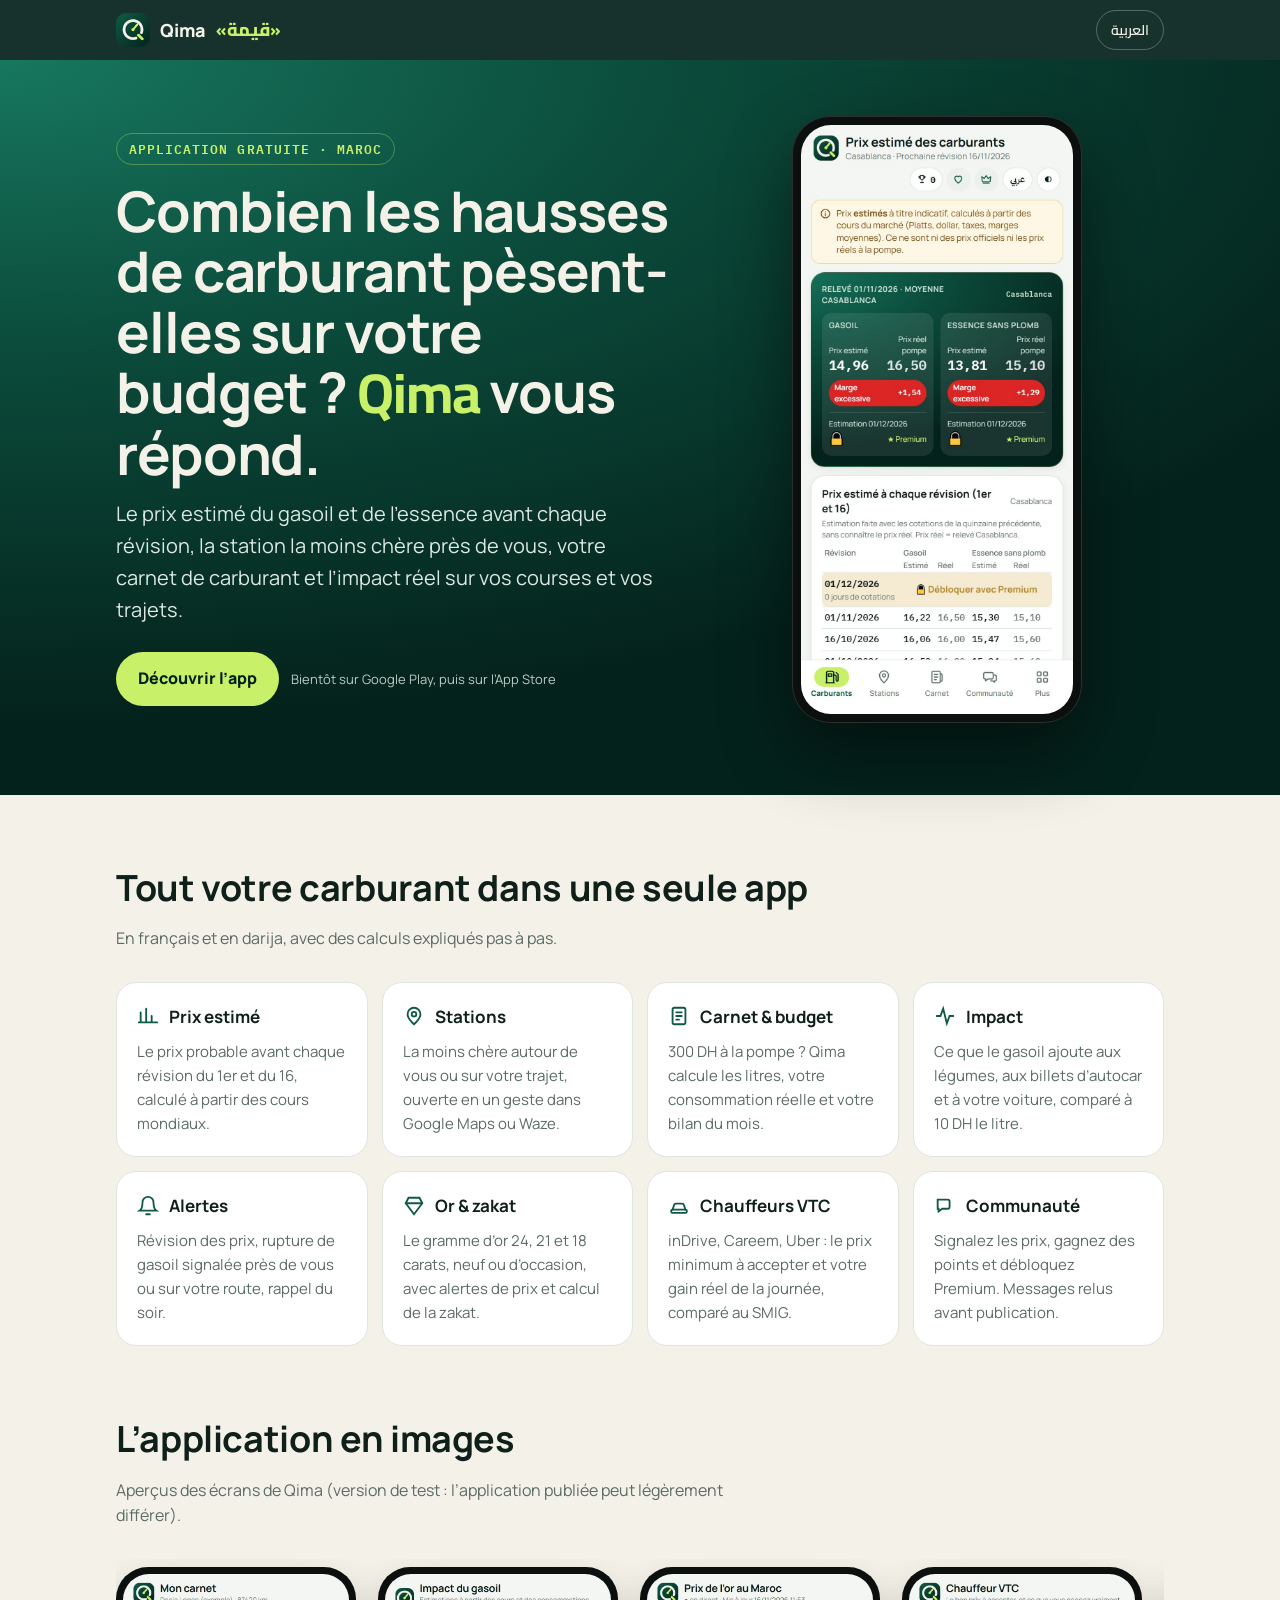
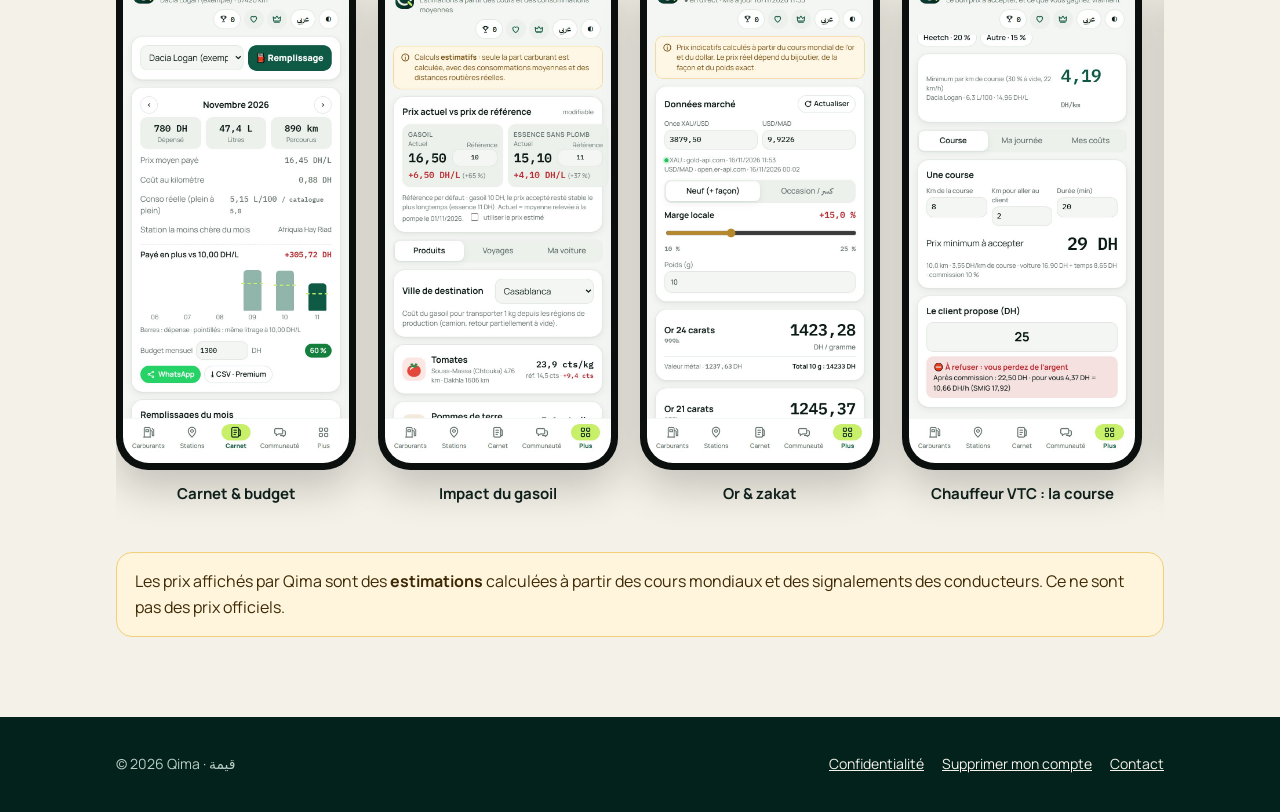
<file: index.html>
<!doctype html>
<html lang="fr" data-lang="fr">
<head>
  <meta charset="utf-8">
  <meta name="viewport" content="width=device-width, initial-scale=1">
  <title>Qima · قيمة — Carburant, budget et impact au Maroc</title>
  <meta name="description" content="Qima estime le prix du gasoil et de l’essence avant chaque révision, trouve la station la moins chère, suit votre carnet de carburant et mesure l’impact des hausses sur votre budget. Gratuit, en français et en darija.">
  <meta property="og:title" content="Qima · قيمة — شحال التأثير دالزيادات دالمحروقات على جيبك؟">
  <meta property="og:description" content="Prix estimé du carburant, stations les moins chères, carnet, budget, impact, or et zakat.">
  <meta property="og:image" content="assets/tout-fr.jpg">
  <link rel="icon" href="assets/icon.png">
  <link rel="preconnect" href="https://fonts.googleapis.com">
  <link rel="preconnect" href="https://fonts.gstatic.com" crossorigin>
  <link href="https://fonts.googleapis.com/css2?family=Cairo:wght@500;700;800&family=IBM+Plex+Mono:wght@600&family=Manrope:wght@500;700;800&display=swap" rel="stylesheet">
  <link rel="stylesheet" href="assets/style.css">
  <script src="assets/lang.js"></script>
</head>
<body>
  <header class="top">
    <div class="wrap">
      <a class="brand" href="./"><img src="assets/icon.png" alt="">Qima <span class="q">«قيمة»</span></a>
      <button class="lang" onclick="qimaToggleLang()"><span class="fr">العربية</span><span class="ar">Français</span></button>
    </div>
  </header>

  <main>
    <div class="hero">
      <div class="wrap">
        <div>
          <span class="kicker"><span class="fr">Application gratuite · Maroc</span><span class="ar">تطبيق مجاني · المغرب</span></span>
          <h1 class="fr">Combien les hausses de carburant pèsent-elles sur votre budget&nbsp;? <span class="q">Qima</span> vous répond.</h1>
          <h1 class="ar" dir="rtl">شحال التأثير دالزيادات دالمحروقات على جيبك؟ <span class="q">«قيمة»</span> كتجاوبك.</h1>
          <p class="lead fr">Le prix estimé du gasoil et de l’essence avant chaque révision, la station la moins chère près de vous, votre carnet de carburant et l’impact réel sur vos courses et vos trajets.</p>
          <p class="lead ar" dir="rtl">الثمن المقدّر ديال المازوط و الليصانص قبل كل مراجعة، أرخص سطاسيون قريبة منك، الدفتر ديال التعميرات، و التأثير الحقيقي على القضيان و السفر.</p>
          <div class="cta">
            <a class="btn" href="#fonctions"><span class="fr">Découvrir l’app</span><span class="ar">اكتشف التطبيق</span></a>
            <span class="soon"><span class="fr">Bientôt sur Google Play, puis sur l’App Store</span><span class="ar">قريباً على Google Play، و من بعد App Store</span></span>
          </div>
        </div>
        <figure class="phone">
          <img class="fr" src="assets/screens/carburants-fr.jpg" alt="Écran Carburants de Qima : prix estimé et prix pompe" width="390" height="844">
          <img class="ar" src="assets/screens/carburants-ar.jpg" alt="شاشة المحروقات فقيمة" width="390" height="844">
        </figure>
      </div>
    </div>

    <section id="fonctions">
      <div class="wrap">
        <h2 class="fr">Tout votre carburant dans une seule app</h2>
        <h2 class="ar" dir="rtl">كلشي على المازوط و الليصانص فتطبيق واحد</h2>
        <p class="sub fr">En français et en darija, avec des calculs expliqués pas à pas.</p>
        <p class="sub ar" dir="rtl">بالفرنسية و بالدارجة، و الحساب مشروح خطوة بخطوة.</p>
        <div class="grid">
          <div class="feat"><div class="ic"><svg width="22" height="22" viewBox="0 0 24 24" fill="none" stroke="currentColor" stroke-width="2" stroke-linecap="round"><path d="M4 19V8m6 11V4m6 15v-7m6 7H2"/></svg></div>
            <h3 class="fr">Prix estimé</h3><h3 class="ar">الثمن المقدّر</h3>
            <p class="fr">Le prix probable avant chaque révision du 1er et du 16, calculé à partir des cours mondiaux.</p><p class="ar">الثمن المحتمل قبل كل مراجعة (1 و 16)، محسوب من الأسعار العالمية.</p></div>
          <div class="feat"><div class="ic"><svg width="22" height="22" viewBox="0 0 24 24" fill="none" stroke="currentColor" stroke-width="2" stroke-linecap="round"><path d="M12 21s-7-6.2-7-11a7 7 0 0 1 14 0c0 4.8-7 11-7 11z"/><circle cx="12" cy="10" r="2.5"/></svg></div>
            <h3 class="fr">Stations</h3><h3 class="ar">السطاسيونات</h3>
            <p class="fr">La moins chère autour de vous ou sur votre trajet, ouverte en un geste dans Google Maps ou Waze.</p><p class="ar">أرخص وحدة قريبة منك ولا فالطريق، و كتحلها ف Google Maps ولا Waze.</p></div>
          <div class="feat"><div class="ic"><svg width="22" height="22" viewBox="0 0 24 24" fill="none" stroke="currentColor" stroke-width="2" stroke-linecap="round"><rect x="5" y="3" width="14" height="18" rx="2"/><path d="M9 8h6M9 12h6M9 16h3"/></svg></div>
            <h3 class="fr">Carnet & budget</h3><h3 class="ar">الدفتر و الميزانية</h3>
            <p class="fr">300 DH à la pompe ? Qima calcule les litres, votre consommation réelle et votre bilan du mois.</p><p class="ar">عمّرتي ب 300 درهم؟ «قيمة» كتحسب اللترات، الاستهلاك الحقيقي و حساب الشهر.</p></div>
          <div class="feat"><div class="ic"><svg width="22" height="22" viewBox="0 0 24 24" fill="none" stroke="currentColor" stroke-width="2" stroke-linecap="round"><path d="M3 12h4l3-8 4 16 3-8h4"/></svg></div>
            <h3 class="fr">Impact</h3><h3 class="ar">التأثير</h3>
            <p class="fr">Ce que le gasoil ajoute aux légumes, aux billets d’autocar et à votre voiture, comparé à 10 DH le litre.</p><p class="ar">شحال كيزيد المازوط فالخضرة، فتذاكر الكار و فالطوموبيل ديالك، مقارنة ب 10 دراهم.</p></div>
          <div class="feat"><div class="ic"><svg width="22" height="22" viewBox="0 0 24 24" fill="none" stroke="currentColor" stroke-width="2" stroke-linecap="round"><path d="M6 8a6 6 0 0 1 12 0c0 7 3 9 3 9H3s3-2 3-9"/><path d="M10 21h4"/></svg></div>
            <h3 class="fr">Alertes</h3><h3 class="ar">التنبيهات</h3>
            <p class="fr">Révision des prix, rupture de gasoil signalée près de vous ou sur votre route, rappel du soir.</p><p class="ar">مراجعة الأثمنة، سالا المازوط قريب منك ولا فالطريق، و تذكير فالليل.</p></div>
          <div class="feat"><div class="ic"><svg width="22" height="22" viewBox="0 0 24 24" fill="none" stroke="currentColor" stroke-width="2" stroke-linecap="round"><path d="M6 3h12l3 6-9 12L3 9z"/><path d="M3 9h18"/></svg></div>
            <h3 class="fr">Or & zakat</h3><h3 class="ar">الذهب و الزكاة</h3>
            <p class="fr">Le gramme d’or 24, 21 et 18 carats, neuf ou d’occasion, avec alertes de prix et calcul de la zakat.</p><p class="ar">ثمن الغرام 24، 21 و 18 قيراط، جديد ولا كسر، مع التنبيهات و حساب الزكاة.</p></div>
          <div class="feat"><div class="ic"><svg width="22" height="22" viewBox="0 0 24 24" fill="none" stroke="currentColor" stroke-width="2" stroke-linecap="round"><path d="M5 16l1.6-5.2A2 2 0 0 1 8.5 9.4h7a2 2 0 0 1 1.9 1.4L19 16"/><rect x="3.5" y="16" width="17" height="3.5" rx="1.2"/></svg></div>
            <h3 class="fr">Chauffeurs VTC</h3><h3 class="ar">سائقي VTC</h3>
            <p class="fr">inDrive, Careem, Uber : le prix minimum à accepter et votre gain réel de la journée, comparé au SMIG.</p><p class="ar">إندرايف، كريم، أوبر: أقل ثمن تقبل و الربح الحقيقي ديال النهار، مقارنة مع SMIG.</p></div>
          <div class="feat"><div class="ic"><svg width="22" height="22" viewBox="0 0 24 24" fill="none" stroke="currentColor" stroke-width="2" stroke-linecap="round"><path d="M4 5h11a2 2 0 0 1 2 2v6a2 2 0 0 1-2 2H9l-4 3v-3H4z"/></svg></div>
            <h3 class="fr">Communauté</h3><h3 class="ar">المجتمع</h3>
            <p class="fr">Signalez les prix, gagnez des points et débloquez Premium. Messages relus avant publication.</p><p class="ar">بلّغ على الثمن، ربح النقاط و خود Premium. الرسائل كتراجع قبل النشر.</p></div>
        </div>
      </div>
    </section>

    <section style="padding-top:0">
      <div class="wrap">
        <h2 class="fr">L’application en images</h2>
        <h2 class="ar" dir="rtl">التطبيق بالصور</h2>
        <p class="sub fr">Aperçus des écrans de Qima (version de test : l’application publiée peut légèrement différer).</p>
        <p class="sub ar" dir="rtl">شاشات «قيمة» (نسخة تجريبية: التطبيق النهائي يقدر يختلف شوية).</p>
        <div class="shots fr">
          <figure class="shot"><div class="phone"><img src="assets/screens/carnet-fr.jpg" alt="Carnet & budget" loading="lazy" width="390" height="844"></div><figcaption>Carnet & budget</figcaption></figure>
          <figure class="shot"><div class="phone"><img src="assets/screens/impact-fr.jpg" alt="Impact du gasoil" loading="lazy" width="390" height="844"></div><figcaption>Impact du gasoil</figcaption></figure>
          <figure class="shot"><div class="phone"><img src="assets/screens/or-fr.jpg" alt="Or & zakat" loading="lazy" width="390" height="844"></div><figcaption>Or & zakat</figcaption></figure>
          <figure class="shot"><div class="phone"><img src="assets/screens/chauffeur-fr.jpg" alt="Chauffeur VTC : la course" loading="lazy" width="390" height="844"></div><figcaption>Chauffeur VTC : la course</figcaption></figure>
          <figure class="shot"><div class="phone"><img src="assets/screens/journee-fr.jpg" alt="Chauffeur VTC : ma journée" loading="lazy" width="390" height="844"></div><figcaption>Chauffeur VTC : ma journée</figcaption></figure>
          <figure class="shot"><div class="phone"><img src="assets/screens/communaute-fr.jpg" alt="Communauté" loading="lazy" width="390" height="844"></div><figcaption>Communauté</figcaption></figure>
        </div>
        <div class="shots ar" dir="rtl">
          <figure class="shot"><div class="phone"><img src="assets/screens/carnet-ar.jpg" alt="الدفتر و الميزانية" loading="lazy" width="390" height="844"></div><figcaption>الدفتر و الميزانية</figcaption></figure>
          <figure class="shot"><div class="phone"><img src="assets/screens/impact-ar.jpg" alt="تأثير المازوط" loading="lazy" width="390" height="844"></div><figcaption>تأثير المازوط</figcaption></figure>
          <figure class="shot"><div class="phone"><img src="assets/screens/or-ar.jpg" alt="الذهب و الزكاة" loading="lazy" width="390" height="844"></div><figcaption>الذهب و الزكاة</figcaption></figure>
          <figure class="shot"><div class="phone"><img src="assets/screens/chauffeur-ar.jpg" alt="سائق VTC: الكورسة" loading="lazy" width="390" height="844"></div><figcaption>سائق VTC: الكورسة</figcaption></figure>
          <figure class="shot"><div class="phone"><img src="assets/screens/journee-ar.jpg" alt="سائق VTC: النهار" loading="lazy" width="390" height="844"></div><figcaption>سائق VTC: النهار</figcaption></figure>
          <figure class="shot"><div class="phone"><img src="assets/screens/communaute-ar.jpg" alt="المجتمع" loading="lazy" width="390" height="844"></div><figcaption>المجتمع</figcaption></figure>
        </div>
        <p class="note fr" style="margin-top:24px">Les prix affichés par Qima sont des <b>estimations</b> calculées à partir des cours mondiaux et des signalements des conducteurs. Ce ne sont pas des prix officiels.</p>
        <p class="note ar" dir="rtl" style="margin-top:24px">الأثمنة اللي كيعطي «قيمة» <b>تقديرية</b>، محسوبة من الأسعار العالمية و التبليغات ديال السائقين. ماشي أثمنة رسمية.</p>
      </div>
    </section>
  </main>

  <footer>
    <div class="wrap">
      <div>© 2026 Qima · قيمة</div>
      <nav>
        <a href="confidentialite.html"><span class="fr">Confidentialité</span><span class="ar">الخصوصية</span></a>
        <a href="suppression-compte.html"><span class="fr">Supprimer mon compte</span><span class="ar">حذف الحساب</span></a>
        <a href="mailto:qima.app2026@gmail.com">Contact</a>
      </nav>
    </div>
  </footer>
</body>
</html>
</file>
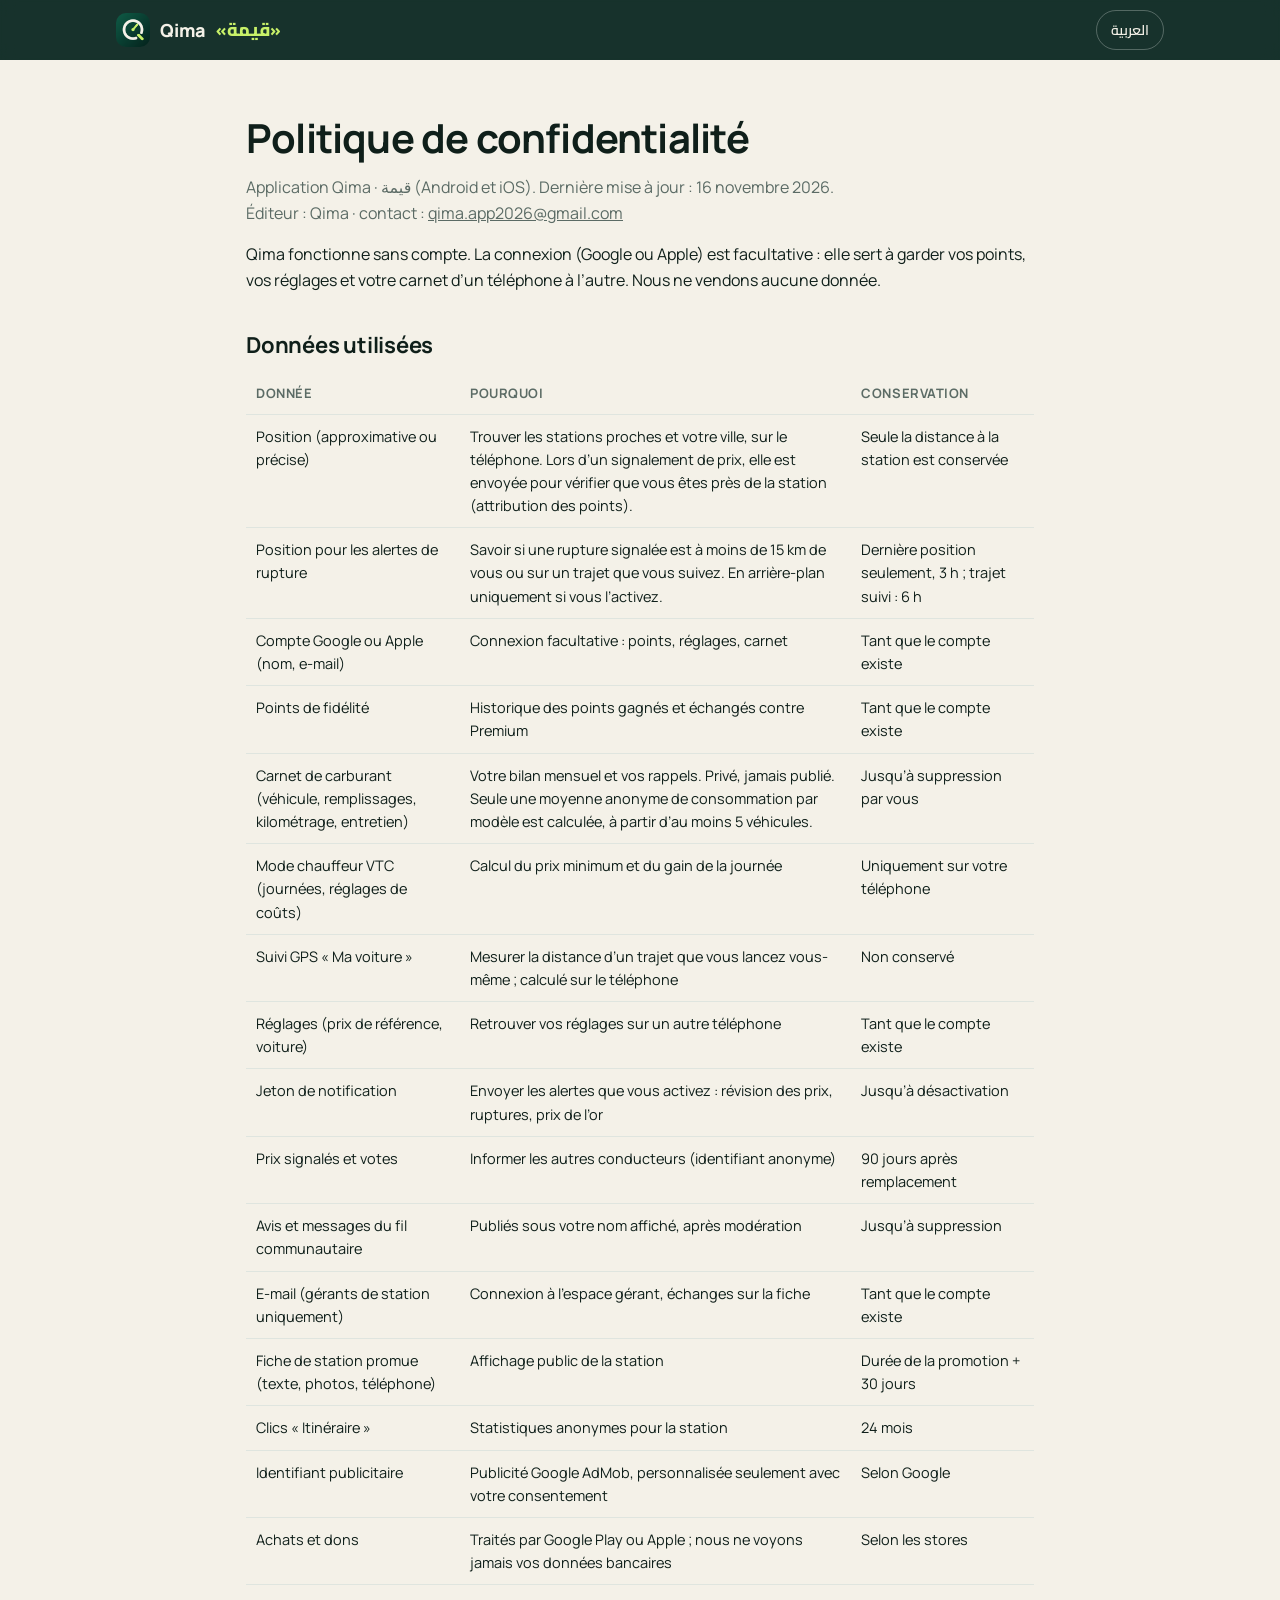
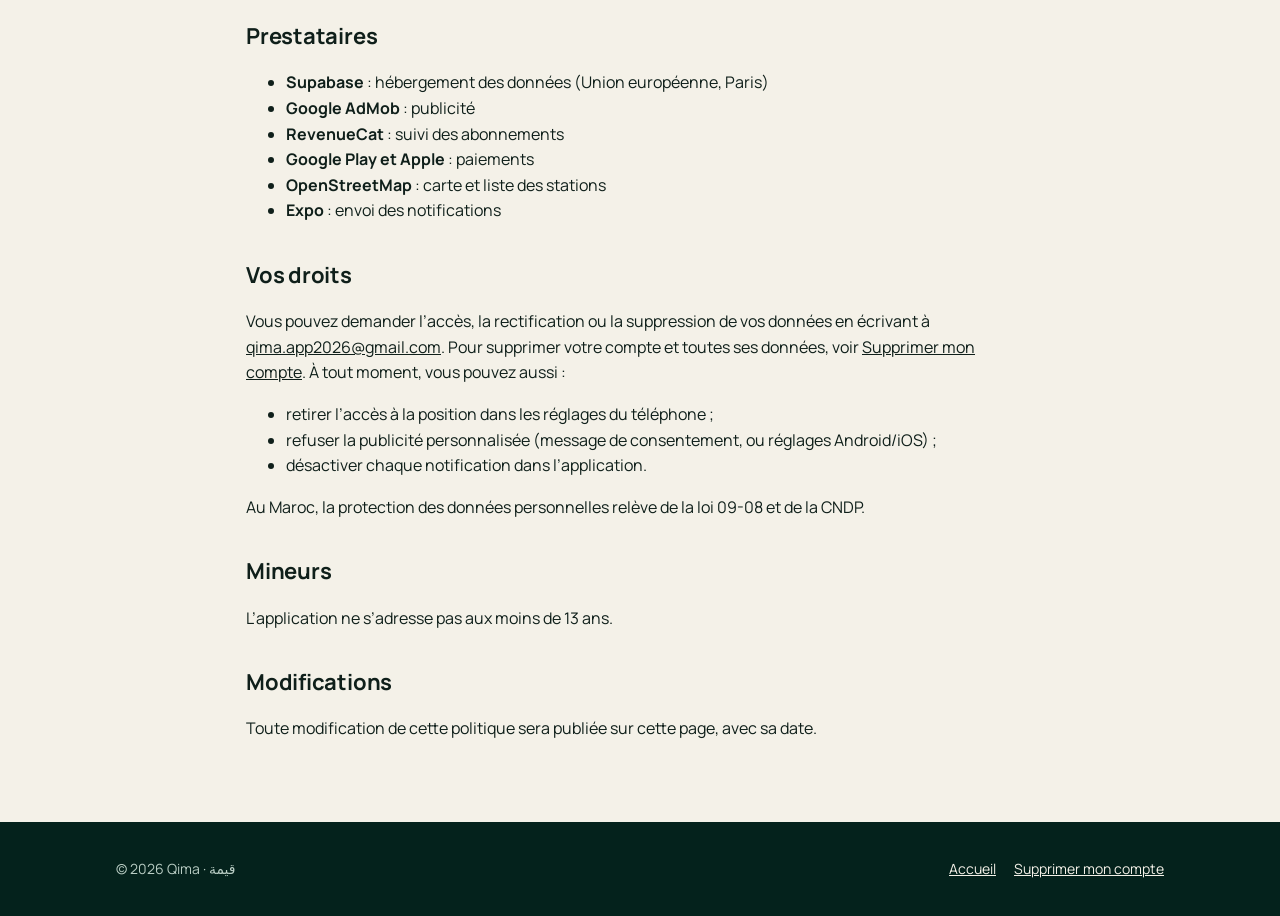
<file: confidentialite.html>
<!doctype html>
<html lang="fr" data-lang="fr">
<head>
  <meta charset="utf-8">
  <meta name="viewport" content="width=device-width, initial-scale=1">
  <title>Confidentialité · Qima</title>
  <meta name="description" content="Politique de confidentialité de l’application Qima · قيمة : données utilisées, durée de conservation, prestataires et vos droits.">
  <link rel="icon" href="assets/icon.png">
  <link rel="preconnect" href="https://fonts.googleapis.com">
  <link rel="preconnect" href="https://fonts.gstatic.com" crossorigin>
  <link href="https://fonts.googleapis.com/css2?family=Cairo:wght@500;700;800&family=Manrope:wght@500;700;800&display=swap" rel="stylesheet">
  <link rel="stylesheet" href="assets/style.css">
  <script src="assets/lang.js"></script>
</head>
<body>
  <header class="top">
    <div class="wrap">
      <a class="brand" href="./"><img src="assets/icon.png" alt="">Qima <span class="q">«قيمة»</span></a>
      <button class="lang" onclick="qimaToggleLang()"><span class="fr">العربية</span><span class="ar">Français</span></button>
    </div>
  </header>

  <main class="doc fr">
    <h1>Politique de confidentialité</h1>
    <p class="meta">Application Qima · قيمة (Android et iOS). Dernière mise à jour : 16 novembre 2026.<br>Éditeur : Qima · contact : <a href="mailto:qima.app2026@gmail.com">qima.app2026@gmail.com</a></p>
    <p>Qima fonctionne sans compte. La connexion (Google ou Apple) est facultative : elle sert à garder vos points, vos réglages et votre carnet d’un téléphone à l’autre. Nous ne vendons aucune donnée.</p>

    <h2>Données utilisées</h2>
    <table>
      <thead><tr><th>Donnée</th><th>Pourquoi</th><th>Conservation</th></tr></thead>
      <tbody>
        <tr><td>Position (approximative ou précise)</td><td>Trouver les stations proches et votre ville, sur le téléphone. Lors d’un signalement de prix, elle est envoyée pour vérifier que vous êtes près de la station (attribution des points).</td><td>Seule la distance à la station est conservée</td></tr>
        <tr><td>Position pour les alertes de rupture</td><td>Savoir si une rupture signalée est à moins de 15 km de vous ou sur un trajet que vous suivez. En arrière-plan uniquement si vous l’activez.</td><td>Dernière position seulement, 3 h ; trajet suivi : 6 h</td></tr>
        <tr><td>Compte Google ou Apple (nom, e-mail)</td><td>Connexion facultative : points, réglages, carnet</td><td>Tant que le compte existe</td></tr>
        <tr><td>Points de fidélité</td><td>Historique des points gagnés et échangés contre Premium</td><td>Tant que le compte existe</td></tr>
        <tr><td>Carnet de carburant (véhicule, remplissages, kilométrage, entretien)</td><td>Votre bilan mensuel et vos rappels. Privé, jamais publié. Seule une moyenne anonyme de consommation par modèle est calculée, à partir d’au moins 5 véhicules.</td><td>Jusqu’à suppression par vous</td></tr>
        <tr><td>Mode chauffeur VTC (journées, réglages de coûts)</td><td>Calcul du prix minimum et du gain de la journée</td><td>Uniquement sur votre téléphone</td></tr>
        <tr><td>Suivi GPS « Ma voiture »</td><td>Mesurer la distance d’un trajet que vous lancez vous-même ; calculé sur le téléphone</td><td>Non conservé</td></tr>
        <tr><td>Réglages (prix de référence, voiture)</td><td>Retrouver vos réglages sur un autre téléphone</td><td>Tant que le compte existe</td></tr>
        <tr><td>Jeton de notification</td><td>Envoyer les alertes que vous activez : révision des prix, ruptures, prix de l’or</td><td>Jusqu’à désactivation</td></tr>
        <tr><td>Prix signalés et votes</td><td>Informer les autres conducteurs (identifiant anonyme)</td><td>90 jours après remplacement</td></tr>
        <tr><td>Avis et messages du fil communautaire</td><td>Publiés sous votre nom affiché, après modération</td><td>Jusqu’à suppression</td></tr>
        <tr><td>E-mail (gérants de station uniquement)</td><td>Connexion à l’espace gérant, échanges sur la fiche</td><td>Tant que le compte existe</td></tr>
        <tr><td>Fiche de station promue (texte, photos, téléphone)</td><td>Affichage public de la station</td><td>Durée de la promotion + 30 jours</td></tr>
        <tr><td>Clics « Itinéraire »</td><td>Statistiques anonymes pour la station</td><td>24 mois</td></tr>
        <tr><td>Identifiant publicitaire</td><td>Publicité Google AdMob, personnalisée seulement avec votre consentement</td><td>Selon Google</td></tr>
        <tr><td>Achats et dons</td><td>Traités par Google Play ou Apple ; nous ne voyons jamais vos données bancaires</td><td>Selon les stores</td></tr>
      </tbody>
    </table>

    <h2>Prestataires</h2>
    <ul>
      <li><b>Supabase</b> : hébergement des données (Union européenne, Paris)</li>
      <li><b>Google AdMob</b> : publicité</li>
      <li><b>RevenueCat</b> : suivi des abonnements</li>
      <li><b>Google Play et Apple</b> : paiements</li>
      <li><b>OpenStreetMap</b> : carte et liste des stations</li>
      <li><b>Expo</b> : envoi des notifications</li>
    </ul>

    <h2>Vos droits</h2>
    <p>Vous pouvez demander l’accès, la rectification ou la suppression de vos données en écrivant à <a href="mailto:qima.app2026@gmail.com">qima.app2026@gmail.com</a>. Pour supprimer votre compte et toutes ses données, voir <a href="suppression-compte.html">Supprimer mon compte</a>. À tout moment, vous pouvez aussi :</p>
    <ul>
      <li>retirer l’accès à la position dans les réglages du téléphone ;</li>
      <li>refuser la publicité personnalisée (message de consentement, ou réglages Android/iOS) ;</li>
      <li>désactiver chaque notification dans l’application.</li>
    </ul>
    <p>Au Maroc, la protection des données personnelles relève de la loi 09-08 et de la CNDP.</p>

    <h2>Mineurs</h2>
    <p>L’application ne s’adresse pas aux moins de 13 ans.</p>

    <h2>Modifications</h2>
    <p>Toute modification de cette politique sera publiée sur cette page, avec sa date.</p>
  </main>

  <main class="doc ar" dir="rtl">
    <h1>سياسة الخصوصية</h1>
    <p class="meta">تطبيق «قيمة» (أندرويد و iOS). آخر تحديث: 16 نونبر 2026.<br>الناشر: Qima · التواصل: <a href="mailto:qima.app2026@gmail.com">qima.app2026@gmail.com</a></p>
    <p>«قيمة» كيخدم بلا حساب. الدخول بـ Google ولا Apple اختياري: كيحفظ النقاط، الإعدادات و الدفتر من تيليفون لآخر. ما كنبيعو حتى معلومة.</p>
    <h2>المعلومات المستعملة</h2>
    <ul>
      <li><b>الموقع:</b> باش نلقاو السطاسيونات القريبة. فالتبليغ على الثمن كيتصيفط باش نتأكدو أنك قريب من السطاسيون (النقاط)؛ كتبقى غير المسافة.</li>
      <li><b>تنبيهات نفاد المازوط:</b> آخر موقع فقط لمدة 3 ساعات (6 ساعات للطريق المتبوع)، و فالخلفية غير إلا فعّلتيها.</li>
      <li><b>حساب Google / Apple:</b> الاسم و الإيميل، اختياري.</li>
      <li><b>دفتر التعميرات:</b> خاص بيك، عمرو ما كيتنشر.</li>
      <li><b>وضع سائق VTC:</b> كيبقى غير فالتيليفون ديالك.</li>
      <li><b>الإشعارات:</b> رمز الإشعار حتى توقفها.</li>
      <li><b>التقييمات و رسائل المجتمع:</b> كتنشر بعد المراجعة.</li>
      <li><b>الإشهار:</b> Google AdMob، مخصص غير بموافقتك.</li>
      <li><b>الشراء و الدعم:</b> عبر Google Play ولا Apple، ما كنشوفو حتى معلومة بنكية.</li>
    </ul>
    <h2>الحقوق ديالك</h2>
    <p>تقدر تطلب الاطلاع، التصحيح ولا الحذف: <a href="mailto:qima.app2026@gmail.com">qima.app2026@gmail.com</a>، ولا شوف <a href="suppression-compte.html">حذف الحساب</a>. حماية المعطيات الشخصية فالمغرب: القانون 09-08 و CNDP.</p>
    <p>التطبيق ماشي موجه للي عمرهم أقل من 13 عام. النسخة الفرنسية هي المرجع.</p>
  </main>

  <footer>
    <div class="wrap">
      <div>© 2026 Qima · قيمة</div>
      <nav><a href="./"><span class="fr">Accueil</span><span class="ar">الرئيسية</span></a><a href="suppression-compte.html"><span class="fr">Supprimer mon compte</span><span class="ar">حذف الحساب</span></a></nav>
    </div>
  </footer>
</body>
</html>
</file>
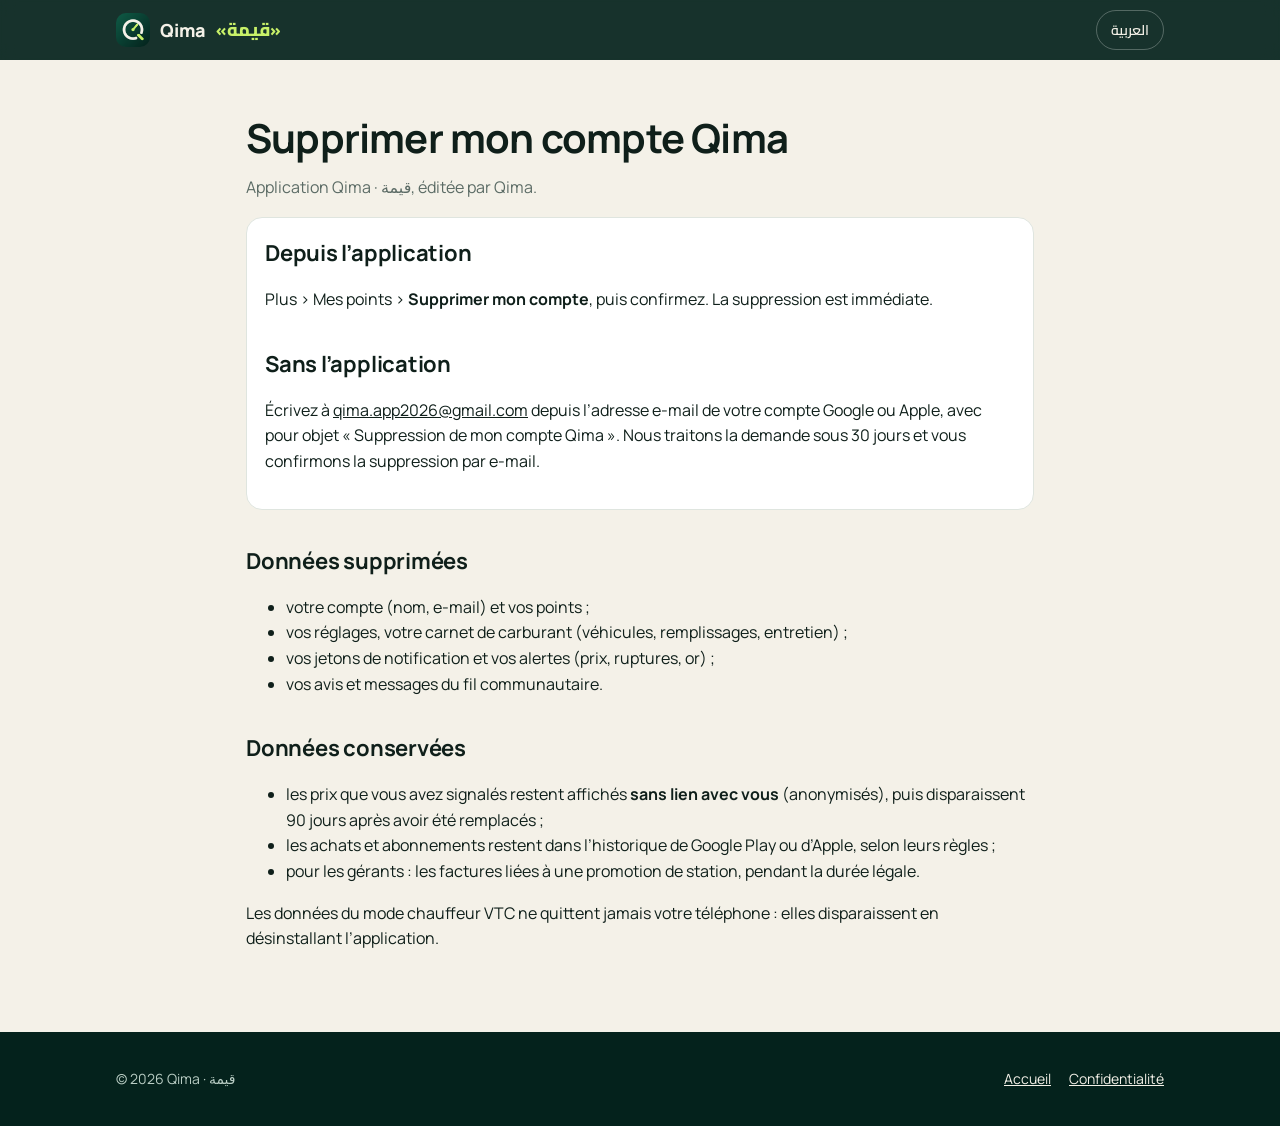
<file: suppression-compte.html>
<!doctype html>
<html lang="fr" data-lang="fr">
<head>
  <meta charset="utf-8">
  <meta name="viewport" content="width=device-width, initial-scale=1">
  <title>Supprimer mon compte · Qima</title>
  <meta name="description" content="Comment supprimer votre compte Qima · قيمة et les données associées.">
  <link rel="icon" href="assets/icon.png">
  <link rel="preconnect" href="https://fonts.googleapis.com">
  <link rel="preconnect" href="https://fonts.gstatic.com" crossorigin>
  <link href="https://fonts.googleapis.com/css2?family=Cairo:wght@500;700;800&family=Manrope:wght@500;700;800&display=swap" rel="stylesheet">
  <link rel="stylesheet" href="assets/style.css">
  <script src="assets/lang.js"></script>
</head>
<body>
  <header class="top">
    <div class="wrap">
      <a class="brand" href="./"><img src="assets/icon.png" alt="">Qima <span class="q">«قيمة»</span></a>
      <button class="lang" onclick="qimaToggleLang()"><span class="fr">العربية</span><span class="ar">Français</span></button>
    </div>
  </header>

  <main class="doc fr">
    <h1>Supprimer mon compte Qima</h1>
    <p class="meta">Application Qima · قيمة, éditée par Qima.</p>
    <div class="box">
      <h2 style="margin-top:0">Depuis l’application</h2>
      <p>Plus › Mes points › <b>Supprimer mon compte</b>, puis confirmez. La suppression est immédiate.</p>
      <h2>Sans l’application</h2>
      <p>Écrivez à <a href="mailto:qima.app2026@gmail.com?subject=Suppression%20de%20mon%20compte%20Qima">qima.app2026@gmail.com</a> depuis l’adresse e-mail de votre compte Google ou Apple, avec pour objet « Suppression de mon compte Qima ». Nous traitons la demande sous 30 jours et vous confirmons la suppression par e-mail.</p>
    </div>
    <h2>Données supprimées</h2>
    <ul>
      <li>votre compte (nom, e-mail) et vos points ;</li>
      <li>vos réglages, votre carnet de carburant (véhicules, remplissages, entretien) ;</li>
      <li>vos jetons de notification et vos alertes (prix, ruptures, or) ;</li>
      <li>vos avis et messages du fil communautaire.</li>
    </ul>
    <h2>Données conservées</h2>
    <ul>
      <li>les prix que vous avez signalés restent affichés <b>sans lien avec vous</b> (anonymisés), puis disparaissent 90 jours après avoir été remplacés ;</li>
      <li>les achats et abonnements restent dans l’historique de Google Play ou d’Apple, selon leurs règles ;</li>
      <li>pour les gérants : les factures liées à une promotion de station, pendant la durée légale.</li>
    </ul>
    <p>Les données du mode chauffeur VTC ne quittent jamais votre téléphone : elles disparaissent en désinstallant l’application.</p>
  </main>

  <main class="doc ar" dir="rtl">
    <h1>حذف حساب «قيمة»</h1>
    <div class="box">
      <h2 style="margin-top:0">من التطبيق</h2>
      <p>المزيد › النقاط ديالي › <b>حذف الحساب</b>، و أكّد. الحذف كيكون فالحين.</p>
      <h2>بلا التطبيق</h2>
      <p>صيفط إيميل لـ <a href="mailto:qima.app2026@gmail.com?subject=Suppression%20de%20mon%20compte%20Qima">qima.app2026@gmail.com</a> من الإيميل ديال الحساب، و كنحذفوه فأقل من 30 يوم و كنأكدو ليك.</p>
    </div>
    <h2>شنو كيتحذف</h2>
    <p>الحساب، النقاط، الإعدادات، دفتر التعميرات، الإشعارات و التنبيهات، التقييمات و الرسائل.</p>
    <h2>شنو كيبقى</h2>
    <p>الأثمنة اللي بلّغتي عليها كتبقى بلا اسمك (90 يوم من بعد ما تتبدل)، و المشتريات عند Google Play ولا Apple حسب القواعد ديالهم.</p>
  </main>

  <footer>
    <div class="wrap">
      <div>© 2026 Qima · قيمة</div>
      <nav><a href="./"><span class="fr">Accueil</span><span class="ar">الرئيسية</span></a><a href="confidentialite.html"><span class="fr">Confidentialité</span><span class="ar">الخصوصية</span></a></nav>
    </div>
  </footer>
</body>
</html>
</file>
<file: assets/style.css>
:root {
  --deep: #04221c; --forest: #0b4a3a; --green: #0E5A45; --teal: #17775f;
  --lime: #C8F169; --cream: #F4F1E8; --ink: #0f1f1a; --mute: #5b6b65; --line: #dfe5df; --card: #ffffff; --bg: #F4F1E8;
}
@media (prefers-color-scheme: dark) {
  :root { --ink: #eef3ee; --mute: #a9b8b1; --line: #1f3b33; --card: #0d2a23; --bg: #061b16; }
}
* { box-sizing: border-box; }
html { -webkit-text-size-adjust: 100%; }
body { margin: 0; background: var(--bg); color: var(--ink); font: 16px/1.6 'Manrope', system-ui, sans-serif; }
[lang="ar"], [dir="rtl"] { font-family: 'Cairo', 'Manrope', system-ui, sans-serif; }
a { color: inherit; }
.wrap { max-width: 1080px; margin: 0 auto; padding: 0 16px; }

/* Langue : on n'affiche que le bloc de la langue choisie */
html[data-lang="fr"] .ar, html[data-lang="ar"] .fr { display: none !important; }

.top { position: sticky; top: 0; z-index: 10; background: color-mix(in srgb, var(--deep) 92%, transparent); backdrop-filter: blur(8px); color: var(--cream); }
.top .wrap { display: flex; align-items: center; justify-content: space-between; height: 60px; gap: 12px; }
.brand { display: flex; align-items: center; gap: 10px; font-weight: 800; text-decoration: none; font-size: 18px; }
.brand img { width: 34px; height: 34px; border-radius: 10px; }
.brand .q { font-family: 'Cairo', sans-serif; color: var(--lime); }
.lang { border: 1px solid #ffffff44; background: transparent; color: var(--cream); border-radius: 999px; padding: 6px 14px; font: 600 14px 'Cairo', 'Manrope', sans-serif; cursor: pointer; }

.hero { background: radial-gradient(120% 90% at 0% 0%, var(--teal) 0%, var(--forest) 45%, var(--deep) 100%); color: var(--cream); padding: 56px 0 72px; }
html[data-lang="ar"] .hero { background: radial-gradient(120% 90% at 100% 0%, var(--teal) 0%, var(--forest) 45%, var(--deep) 100%); }
.hero .wrap { display: grid; grid-template-columns: 1.1fr .9fr; gap: 40px; align-items: center; }
.kicker { display: inline-block; font: 600 13px 'IBM Plex Mono', monospace; letter-spacing: .08em; text-transform: uppercase; color: var(--lime); border: 1px solid #c8f16955; border-radius: 999px; padding: 4px 12px; }
h1 { font-size: clamp(32px, 5.5vw, 56px); line-height: 1.08; margin: 16px 0 14px; letter-spacing: -.02em; }
h1 .q { color: var(--lime); font-family: 'Cairo', sans-serif; }
.lead { font-size: clamp(17px, 2.2vw, 20px); color: #dce8e1; max-width: 34em; margin: 0 0 26px; }
.cta { display: flex; flex-wrap: wrap; gap: 12px; align-items: center; }
.btn { display: inline-flex; align-items: center; gap: 10px; background: var(--lime); color: var(--deep); text-decoration: none; font-weight: 800; padding: 14px 22px; border-radius: 999px; }
.btn.ghost { background: transparent; color: var(--cream); border: 1px solid #ffffff55; font-weight: 700; }
.soon { font-size: 13px; color: #b9cdc4; }
.hero figure { margin: 0; justify-self: center; }
.hero figure img { width: 100%; display: block; }

section { padding: 64px 0; }
h2 { font-size: clamp(26px, 3.6vw, 36px); margin: 0 0 10px; letter-spacing: -.01em; }
.sub { color: var(--mute); margin: 0 0 30px; max-width: 42em; }
.grid { display: grid; grid-template-columns: repeat(4, 1fr); gap: 14px; }
.feat { background: var(--card); border: 1px solid var(--line); border-radius: 20px; padding: 20px; }
.feat { display: grid; grid-template-columns: auto 1fr; column-gap: 10px; align-items: center; }
.feat .ic { color: var(--green); display: grid; place-items: center; }
@media (prefers-color-scheme: dark) { .feat .ic { color: var(--lime); } }
.feat h3 { margin: 0; font-size: 17px; }
.feat p { grid-column: 1 / -1; margin: 10px 0 0; color: var(--mute); font-size: 15px; }

/* Cadre de téléphone pour les captures de l'app */
.phone { width: 290px; max-width: 100%; border-radius: 38px; padding: 9px; background: #0b0f0e; box-shadow: 0 30px 70px #0007, inset 0 0 0 1px #ffffff22; }
.phone img { border-radius: 30px; width: 100%; height: auto; display: block; }
.shots { display: grid; grid-auto-flow: column; grid-auto-columns: 240px; gap: 22px; overflow-x: auto; padding: 8px 4px 22px; scroll-snap-type: x mandatory; }
.shot { margin: 0; scroll-snap-align: start; }
.shot .phone { width: 100%; border-radius: 32px; padding: 7px; box-shadow: 0 18px 40px #0003; }
.shot .phone img { border-radius: 26px; }
.shot figcaption { text-align: center; font-weight: 700; margin-top: 12px; font-size: 15px; }

.note { background: #fff4dc; border: 1px solid #f3cf7a; border-radius: 16px; padding: 16px 18px; color: #3d2a05; }
@media (prefers-color-scheme: dark) { .note { background: #2e2410; border-color: #6b5420; color: #f8e7c0; } }

footer { background: var(--deep); color: #b9cdc4; padding: 36px 0; font-size: 14px; }
footer .wrap { display: flex; flex-wrap: wrap; justify-content: space-between; gap: 16px; }
footer nav { display: flex; flex-wrap: wrap; gap: 18px; }
footer a { color: var(--cream); }

/* Pages de texte (confidentialité, suppression) */
.doc { max-width: 820px; margin: 0 auto; padding: 40px 16px 64px; }
.doc h1 { font-size: clamp(28px, 4vw, 40px); color: var(--ink); }
.doc h2 { font-size: 22px; margin-top: 34px; }
.doc table { width: 100%; border-collapse: collapse; font-size: 14.5px; display: block; overflow-x: auto; }
.doc th, .doc td { text-align: start; vertical-align: top; padding: 10px; border-bottom: 1px solid var(--line); }
.doc th { font-size: 13px; text-transform: uppercase; letter-spacing: .04em; color: var(--mute); }
.doc .meta { color: var(--mute); }
.doc .box { background: var(--card); border: 1px solid var(--line); border-radius: 16px; padding: 18px; }

@media (max-width: 860px) {
  .hero .wrap { grid-template-columns: 1fr; }
  .hero figure { order: -1; }
  .hero figure img { width: min(300px, 80vw); }
  .grid { grid-template-columns: repeat(2, 1fr); }
  .hero .phone { width: 250px; }
  .shots { grid-auto-columns: 210px; }
}
@media (max-width: 480px) { .grid { grid-template-columns: 1fr; } }
</file>
